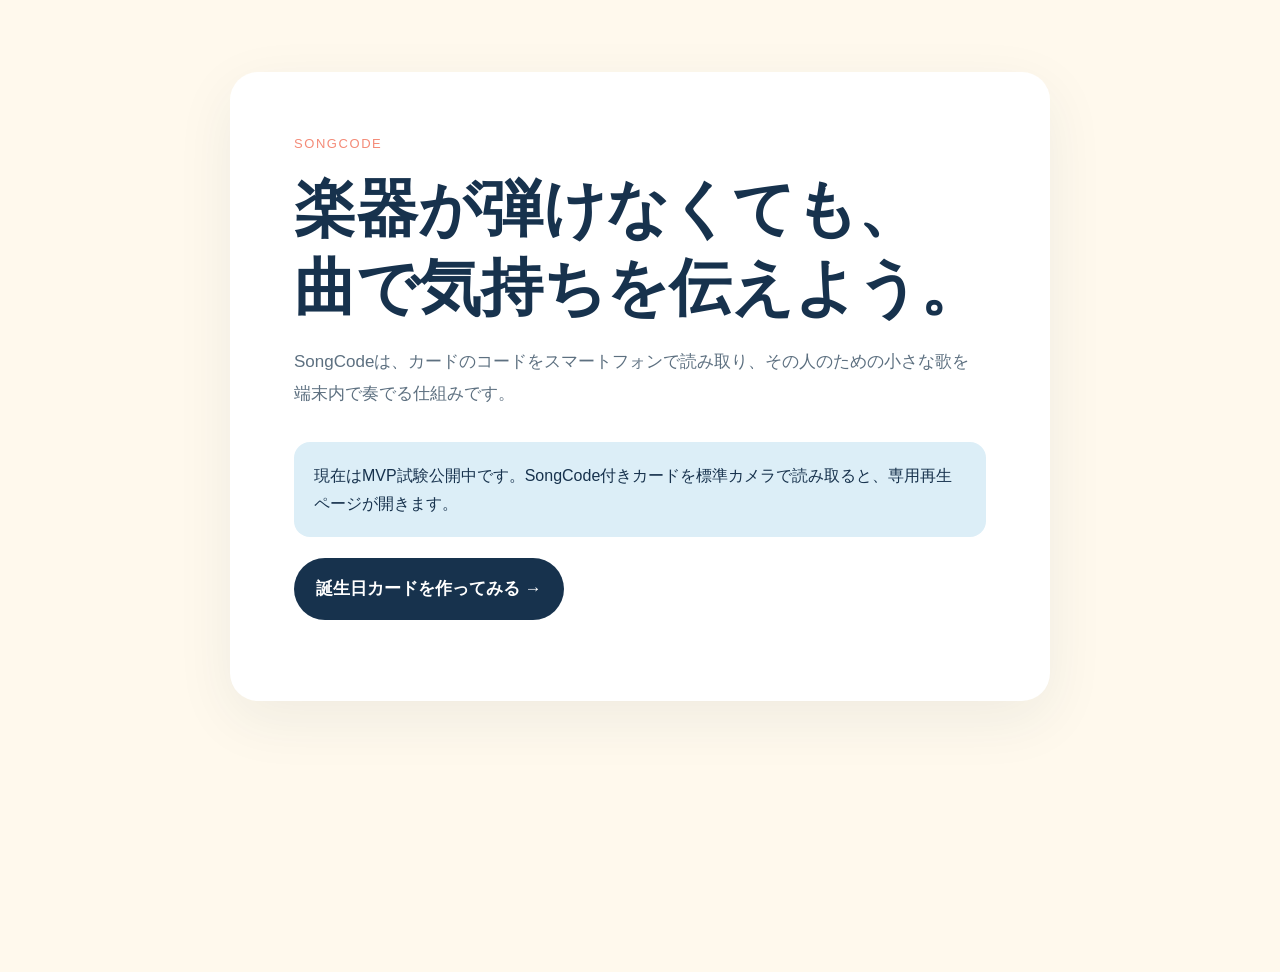
<file: index.html>
<!doctype html>
<html lang="ja"><head><meta charset="utf-8"><meta name="viewport" content="width=device-width,initial-scale=1"><title>SongCode｜曲で気持ちを伝えよう</title><link rel="stylesheet" href="style.css"></head>
<body><main class="home"><div class="eyebrow">SONGCODE</div><h1>楽器が弾けなくても、<br>曲で気持ちを伝えよう。</h1><p>SongCodeは、カードのコードをスマートフォンで読み取り、その人のための小さな歌を端末内で奏でる仕組みです。</p><div class="notice">現在はMVP試験公開中です。SongCode付きカードを標準カメラで読み取ると、専用再生ページが開きます。</div><p><a class="home-link" href="create/">誕生日カードを作ってみる →</a></p></main><script>if('serviceWorker'in navigator)navigator.serviceWorker.register('./sw.js')</script></body></html>
</file>
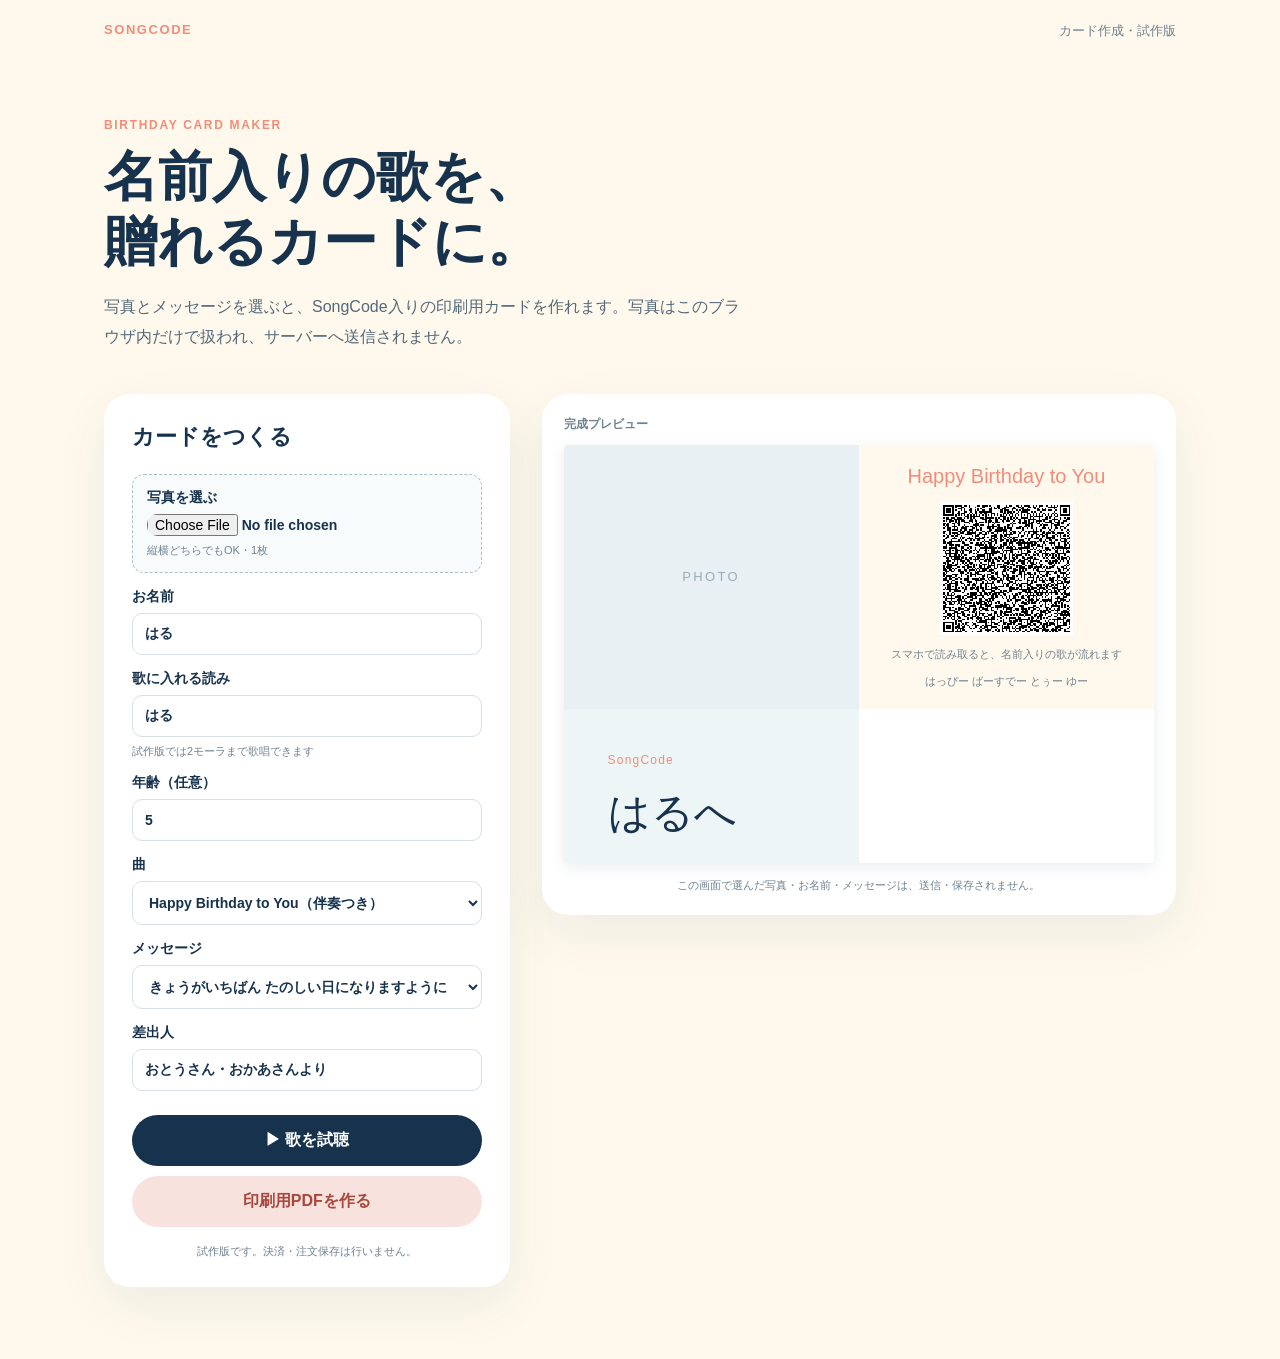
<file: create/index.html>
<!doctype html>
<html lang="ja"><head><meta charset="utf-8"><meta name="viewport" content="width=device-width,initial-scale=1"><title>SongCode カード作成（試作）</title><link rel="stylesheet" href="style.css"></head>
<body><header class="site-header"><a href="../">SONGCODE</a><span>カード作成・試作版</span></header>
<main><section class="intro"><p class="eyebrow">BIRTHDAY CARD MAKER</p><h1>名前入りの歌を、<br>贈れるカードに。</h1><p>写真とメッセージを選ぶと、SongCode入りの印刷用カードを作れます。写真はこのブラウザ内だけで扱われ、サーバーへ送信されません。</p></section>
<div class="layout"><form class="editor"><h2>カードをつくる</h2>
<label class="photo-input"><span>写真を選ぶ</span><input id="photo" type="file" accept="image/*"><small>縦横どちらでもOK・1枚</small></label>
<label>お名前<input id="name" maxlength="8" value="はる"></label><label>歌に入れる読み<input id="reading" maxlength="2" value="はる"><small>試作版では2モーラまで歌唱できます</small></label><label>年齢（任意）<input id="age" inputmode="numeric" maxlength="2" value="5"></label>
<label>曲<select id="song"><option value="birthday">Happy Birthday to You（伴奏つき）</option><option disabled>きらきらバースデー（準備中）</option><option disabled>やさしいおくりもの（準備中）</option></select></label>
<label>メッセージ<select id="message"><option>きょうがいちばん たのしい日になりますように</option><option>えがおいっぱいの一年になりますように</option><option>だいすきだよ。おたんじょうびおめでとう。</option><option>すてきな毎日になりますように</option><option>これからも元気に大きくなってね</option></select></label><label>差出人<input id="from" maxlength="20" value="おとうさん・おかあさんより"></label>
<div class="actions"><button class="primary" type="button" id="listen">▶ 歌を試聴</button><button class="secondary" type="button" id="print">印刷用PDFを作る</button></div><p class="note">試作版です。決済・注文保存は行いません。</p></form>
<section class="preview-wrap"><div class="preview-label">完成プレビュー</div><article class="card-preview"><div class="photo-frame"><img id="photoPreview" alt=""><div id="photoPlaceholder">PHOTO</div></div><div class="copy"><span class="brand">SongCode</span><h2 id="toPreview">はるへ</h2><p id="agePreview">5さいのおたんじょうび、おめでとう。</p><p id="messagePreview">きょうがいちばん たのしい日になりますように</p><p id="fromPreview" class="from">おとうさん・おかあさんより</p></div><div class="song-side"><p class="song-title">Happy Birthday to You</p><img class="qr" id="qrPreview" alt="SongCode QRコード"><p class="scan">スマホで読み取ると、名前入りの歌が流れます</p><p class="song-lyrics">はっぴー ばーすでー とぅー ゆー</p></div></article><p class="privacy">この画面で選んだ写真・お名前・メッセージは、送信・保存されません。</p></section></div></main>
<script src="vendor/qrcode.min.js"></script><script src="app.js"></script></body></html>
</file>
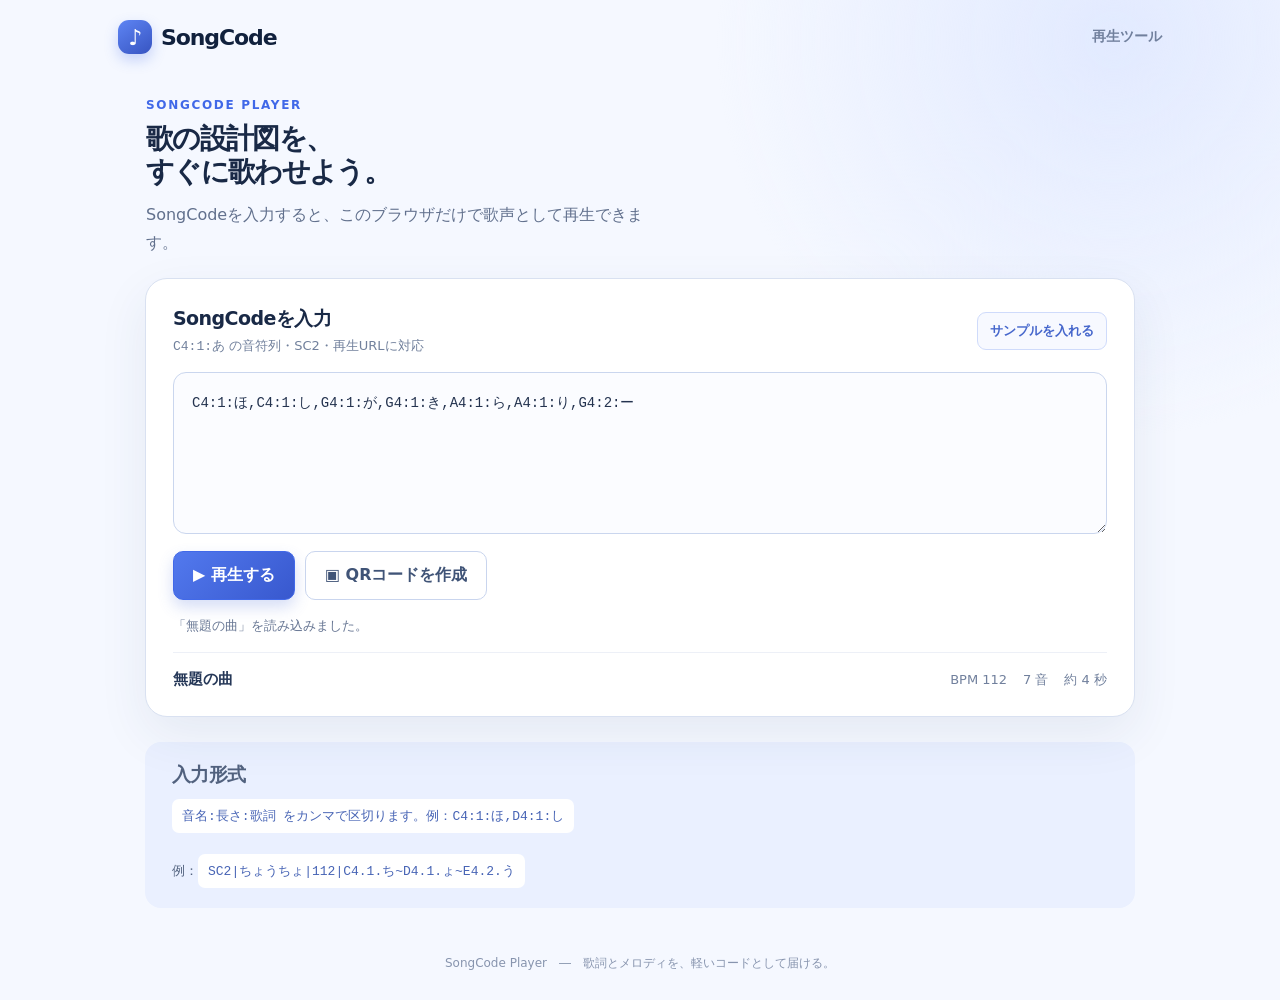
<file: play/index.html>
<!doctype html>
<html lang="ja">
<head>
  <meta charset="utf-8">
  <meta name="viewport" content="width=device-width,initial-scale=1">
  <title>SongCode 再生ツール</title>
  <link rel="stylesheet" href="player.css?v=20260908-engine2">
<style>[hidden]{display:none!important}.hero{min-height:0;margin:20px auto}.hero h1{font-size:28px}.note-orbit{display:none}</style></head>
<body>
  <main>
    <header><a class="brand" href="../"><span>♪</span>SongCode</a><p>再生ツール</p></header>
    <section class="hero"><div><span class="eyebrow">SONGCODE PLAYER</span><h1>歌の設計図を、<br>すぐに歌わせよう。</h1><p>SongCodeを入力すると、このブラウザだけで歌声として再生できます。</p></div><div class="note-orbit" aria-hidden="true">♫</div></section>
    <section class="player">
      <div class="editor-head"><div><h2>SongCodeを入力</h2><p><code>C4:1:あ</code> の音符列・SC2・再生URLに対応</p></div><button id="example" class="example">サンプルを入れる</button></div>
      <textarea id="code" spellcheck="false" aria-label="SongCode入力欄"></textarea>
      <div class="actions"><button id="play" class="play">▶ 再生する</button><button id="make" class="create">▣ QRコードを作成</button></div>
      <div id="status" class="status" aria-live="polite"><span></span>SongCodeを貼り付けて、再生またはQRコード作成を選んでください。</div>
      <div id="songInfo" class="song-info" hidden><strong id="songTitle"></strong><span id="songBpm"></span><span id="songNotes"></span><span id="songDuration"></span></div>
      <div id="qrArea" class="qr-area" hidden><div><img id="qr" alt="SongCode再生用QRコード"><a id="download" download="songcode-qr.png">QRコードを画像で保存</a></div><p>スマホで読み取ると、この曲の再生ページが開きます。</p></div>
    </section>
    <section class="guide"><h2>入力形式</h2><code>音名:長さ:歌詞 をカンマで区切ります。例：C4:1:ほ,D4:1:し</code><p>例：<code>SC2|ちょうちょ|112|C4.1.ち~D4.1.ょ~E4.2.う</code></p></section>
    <footer>SongCode Player　―　歌詞とメロディを、軽いコードとして届ける。</footer>
  </main>
  <script src="../create/vendor/qrcode.min.js"></script>
  <script src="app.js?v=20260908-engine2"></script>
<script>if('serviceWorker' in navigator)navigator.serviceWorker.register('../sw.js').then(r=>r.update()).catch(()=>{});</script></body>
</html>
</file>
<file: style.css>
*{box-sizing:border-box}
body{margin:0;min-height:100vh;font-family:-apple-system,BlinkMacSystemFont,"Hiragino Sans","Yu Gothic",sans-serif;color:#17324d;background:#fff9ed}
main{max-width:820px;margin:auto;padding:clamp(32px,8vw,88px) 24px}
.home,.card{background:#fff;border-radius:28px;box-shadow:0 18px 60px #17324d12}
.home{margin-top:8vh;padding:clamp(30px,7vw,64px)}
.eyebrow{color:#f48b78;font-size:13px;letter-spacing:.12em}
h1{font-size:clamp(34px,7vw,62px);line-height:1.28;margin:18px 0}
p{font-size:17px;line-height:1.9;color:#5d7080}
.notice{margin-top:32px;padding:20px;border-radius:16px;background:#dceef7;line-height:1.7}
.home-link{display:inline-block;margin-top:4px;padding:15px 22px;border-radius:999px;background:#17324d;color:#fff;text-decoration:none;font-weight:700}
.player{max-width:660px}
.card{padding:clamp(26px,7vw,56px);text-align:center;overflow:hidden}
.birthday{color:#f48b78;font-size:clamp(26px,6vw,42px);margin:18px 0 6px}
.meta{color:#71818e;margin-bottom:12px}
.bird-stage{position:relative;width:180px;height:116px;margin:4px auto 2px;color:#17324d}
.bird{width:180px;height:120px;overflow:visible;transform-origin:50% 85%}
.bird-body,.bird-head,.bird-tail,.bird-wing,.bird-beak{fill:currentColor}
.bird-eye{fill:#fff}
.bird-leg{fill:none;stroke:currentColor;stroke-width:4;stroke-linecap:round}
.bird-wing{transform-box:fill-box;transform-origin:85% 45%}
.bird-beak-bottom{transform-box:fill-box;transform-origin:0 0}
.music-note{position:absolute;right:4px;top:28px;color:#f48b78;font-size:26px;font-weight:700;opacity:0}
.note-two{right:-16px;top:8px;font-size:20px}
.bird-stage.is-singing .bird{animation:bird-bob .5s ease-in-out infinite alternate}
.bird-stage.is-singing .bird-wing{animation:wing-flap .34s ease-in-out infinite alternate}
.bird-stage.is-singing .bird-beak-bottom{animation:beak-sing .22s ease-in-out infinite alternate}
.bird-stage.is-singing .music-note{animation:note-float 1.25s ease-out infinite}
.bird-stage.is-singing .note-two{animation-delay:.55s}
.lyrics{display:grid;gap:10px;margin:10px 0 28px;color:#526677}
.lyric-line{display:flex;justify-content:center;flex-wrap:wrap;gap:3px;font-size:clamp(16px,4vw,20px);line-height:1.75}
.lyric-line>span,.lyric-line b span{display:inline-block;padding:0 3px;border-radius:7px;transition:color .12s,background .12s,transform .12s}
.lyric-line b{display:inline-flex}
.lyric-line .active{color:#fff;background:#f48b78;transform:translateY(-2px) scale(1.08);box-shadow:0 5px 14px #f48b7840}
.lyric-line .sung{color:#d36f60}
.controls{display:flex;justify-content:center;align-items:center;gap:10px}
.button,.stop-button{appearance:none;border:0;border-radius:999px;padding:17px 22px;font-size:16px;font-weight:700;cursor:pointer}
.button{background:#17324d;color:#fff;flex:1;max-width:300px}
.stop-button{background:#f6e3df;color:#a5453c;min-width:104px}
.button:disabled,.stop-button:disabled{opacity:.5;cursor:default}
.status{min-height:24px;margin-top:18px;color:#526677}
.error{color:#b64040}
.privacy{margin-top:26px;font-size:12px;color:#84919c}
@keyframes bird-bob{to{transform:translateY(-5px) rotate(-1deg)}}
@keyframes wing-flap{to{transform:rotate(-18deg) translateY(-4px)}}
@keyframes beak-sing{to{transform:rotate(13deg)}}
@keyframes note-float{0%{opacity:0;transform:translate(0,8px) scale(.7)}25%{opacity:1}100%{opacity:0;transform:translate(18px,-42px) scale(1.15)}}
@media(max-width:600px){.home{margin:16px}.player{padding:20px 14px}.card{border-radius:22px}.bird-stage{transform:scale(.88);margin-top:-4px;margin-bottom:-5px}}
@media(prefers-reduced-motion:reduce){.bird-stage.is-singing .bird,.bird-stage.is-singing .bird-wing,.bird-stage.is-singing .bird-beak-bottom,.bird-stage.is-singing .music-note{animation:none}.lyric-line>span,.lyric-line b span{transition:none}}
</file>
<file: create/style.css>
:root{--navy:#17324d;--coral:#f48b78;--paper:#fff9ed;--muted:#6f8190}*{box-sizing:border-box}body{margin:0;background:var(--paper);color:var(--navy);font-family:-apple-system,BlinkMacSystemFont,"Hiragino Sans","Yu Gothic",sans-serif}.site-header{display:flex;justify-content:space-between;max-width:1120px;margin:auto;padding:22px 24px;font-size:13px;color:var(--muted)}.site-header a{font-weight:800;letter-spacing:.12em;color:var(--coral);text-decoration:none}main{max-width:1120px;margin:auto;padding:24px 24px 72px}.eyebrow{color:var(--coral);font-size:12px;letter-spacing:.14em;font-weight:700}.intro{max-width:640px;margin:32px 0 42px}.intro h1{font-size:clamp(32px,5vw,54px);line-height:1.2;margin:12px 0 18px}.intro p:not(.eyebrow){line-height:1.9;color:#536878}.layout{display:grid;grid-template-columns:minmax(290px,.78fr) minmax(440px,1.22fr);gap:32px;align-items:start}.editor,.preview-wrap{background:#fff;border-radius:26px;box-shadow:0 18px 55px #17324d12}.editor{padding:28px}.editor h2{font-size:22px;margin:0 0 22px}.editor label{display:grid;gap:7px;margin:15px 0;font-size:14px;font-weight:700}.editor input,.editor select{width:100%;border:1px solid #d8e0e5;border-radius:10px;padding:12px;font:inherit;color:var(--navy);background:#fff}.editor small{font-size:11px;color:var(--muted);font-weight:400}.photo-input{border:1.5px dashed #aac0cd;border-radius:12px;padding:14px;background:#f8fbfc}.photo-input input{border:0;padding:0;background:transparent}.actions{display:grid;gap:10px;margin-top:24px}.actions button{border:0;border-radius:999px;padding:15px;font:inherit;font-weight:700;cursor:pointer}.primary{background:var(--navy);color:#fff}.secondary{background:#f8e2dd;color:#a8473d}.note{font-size:11px;color:var(--muted);text-align:center;margin:17px 0 0}.preview-wrap{padding:22px}.preview-label{font-size:12px;font-weight:700;color:var(--muted);margin-bottom:12px}.card-preview{aspect-ratio:1.414/1;display:grid;grid-template-columns:1fr 1fr;border-radius:4px;overflow:hidden;box-shadow:0 4px 15px #17324d18;background:#fff}.photo-frame{position:relative;min-height:240px;background:#e8f0f3;overflow:hidden}.photo-frame img{width:100%;height:100%;object-fit:cover;display:none}.photo-frame img.show{display:block}.photo-frame div{position:absolute;inset:0;display:grid;place-items:center;color:#98adb8;font-size:13px;letter-spacing:.18em}.copy{background:#eef5f7;padding:clamp(18px,4vw,44px);display:flex;flex-direction:column;justify-content:center}.brand{font-size:12px;color:var(--coral);letter-spacing:.1em}.copy h2{font-size:clamp(25px,4vw,42px);font-weight:400;margin:18px 0}.copy p{font-size:clamp(12px,1.6vw,16px);line-height:1.85;margin:4px 0}.copy .from{margin-top:auto;text-align:right;color:#71818e}.song-side{grid-column:2;grid-row:1;display:flex;flex-direction:column;align-items:center;justify-content:center;padding:20px;text-align:center;background:#fff9ed}.song-title{margin:0 0 14px;color:var(--coral);font-size:clamp(14px,2vw,20px)}.qr{width:min(52%,180px);image-rendering:pixelated}.scan{font-size:11px;color:#71818e;line-height:1.5;margin:11px 0}.song-lyrics{font-size:11px;color:#71818e;margin:0}.privacy{font-size:11px;color:var(--muted);text-align:center;margin:15px 0 0}@media(max-width:760px){.layout{grid-template-columns:1fr}.song-side{grid-column:1/3;grid-row:2;min-height:230px}.site-header{padding:18px}.intro{margin:20px 0 30px}}@media print{body{background:#fff}.site-header,.intro,.editor,.preview-label,.privacy{display:none}main{padding:0}.layout{display:block}.preview-wrap{box-shadow:none;padding:0}.card-preview{width:297mm;height:210mm;aspect-ratio:auto;box-shadow:none}}
</file>
<file: play/player.css>
:root{--navy:#11213d;--ink:#192946;--blue:#4068e8;--paper:#f5f8ff;--line:#d9e1f1;--pink:#e75d76}*{box-sizing:border-box}html,body{margin:0;min-width:320px;background:var(--paper);color:var(--ink);font-family:"Hiragino Sans","Yu Gothic",system-ui,sans-serif}button,input,textarea{font:inherit}button{cursor:pointer}main{min-height:100vh;background:radial-gradient(circle at 87% 4%,#e2eaff 0,transparent 27%),var(--paper)}header{height:74px;max-width:1100px;margin:auto;display:flex;align-items:center;justify-content:space-between;padding:0 28px}.brand{display:flex;align-items:center;gap:9px;color:var(--navy);text-decoration:none;font-size:22px;font-weight:850;letter-spacing:-.05em}.brand span{display:grid;place-items:center;width:34px;height:34px;color:#fff;background:linear-gradient(145deg,#5e85f4,#3754c1);border-radius:11px;box-shadow:0 6px 14px #4068e844}header p{font-size:14px;font-weight:700;color:#71809d}.hero{max-width:1044px;margin:38px auto 32px;padding:0 28px;display:flex;align-items:center;justify-content:space-between;min-height:218px}.eyebrow{color:var(--blue);font-size:12px;font-weight:800;letter-spacing:.14em}.hero h1{margin:9px 0 12px;font-size:clamp(31px,5vw,54px);line-height:1.19;letter-spacing:-.06em}.hero p{max-width:520px;margin:0;color:#61708d;font-size:16px;line-height:1.8}.note-orbit{display:grid;place-items:center;flex:none;width:145px;height:145px;border:1px solid #c8d5fc;border-radius:50%;color:#5278e9;font-size:66px;transform:rotate(-12deg);box-shadow:inset 0 0 0 16px #edf2ff,0 18px 35px #526ea51c}.player{position:relative;max-width:990px;margin:auto;background:#fff;border:1px solid var(--line);border-radius:22px;padding:27px;box-shadow:0 18px 50px #243b6b14}.editor-head{display:flex;align-items:center;justify-content:space-between;gap:15px;margin-bottom:17px}.editor-head h2,.guide h2{margin:0;font-size:19px;letter-spacing:-.03em}.editor-head p{margin:5px 0 0;color:#71809c;font-size:13px}.example{border:1px solid #cfdbfb;background:#f7f9ff;color:#4667cc;border-radius:9px;padding:9px 12px;font-size:13px;font-weight:700}.example:hover{background:#edf2ff}textarea{display:block;width:100%;min-height:162px;padding:18px;border:1px solid #cad6ee;border-radius:13px;resize:vertical;background:#fbfcff;color:#24334f;font-family:ui-monospace,SFMono-Regular,Menlo,monospace;font-size:14px;line-height:1.75;outline:none}textarea:focus{border-color:#7594ef;box-shadow:0 0 0 4px #5278e919}.actions{display:flex;gap:10px;margin-top:17px}.actions button{border-radius:10px;padding:13px 19px;font-weight:800}.play{border:1px solid #4169e9;background:linear-gradient(135deg,#5279ee,#3858ce);color:#fff;box-shadow:0 7px 15px #4a6cd83b}.create{border:1px solid #c9d5ee;background:#fff;color:#405477}.create:hover{background:#f4f7fe}.status{display:flex;align-items:center;gap:8px;margin-top:17px;color:#687794;font-size:13px}.status span{width:8px;height:8px;border-radius:50%;background:#58bf92}.status.error span{background:var(--pink)}.song-info{display:flex;align-items:center;gap:16px;flex-wrap:wrap;margin-top:17px;padding-top:17px;border-top:1px solid #edf0f7;color:#71809d;font-size:13px}.song-info strong{color:#263858;font-size:15px;margin-right:auto}.qr-area{display:flex;align-items:center;gap:22px;margin-top:20px;padding:20px;border-radius:13px;background:#f4f7ff}.qr-area img{display:block;width:160px;height:160px;background:#fff}.qr-area a{display:block;margin-top:9px;text-align:center;color:#4265c9;font-size:13px;font-weight:700}.qr-area p{max-width:270px;color:#596a89;line-height:1.7;font-size:14px}.guide{max-width:990px;margin:25px auto 0;padding:20px 27px;border-radius:16px;background:#eaf0ff;color:#52627f}.guide code{display:inline-block;margin-top:11px;padding:8px 10px;border-radius:7px;background:#fff;color:#4764b5;font-family:ui-monospace,SFMono-Regular,Menlo,monospace;font-size:13px}.guide p{margin:10px 0 0;font-size:13px}footer{padding:47px 25px 28px;text-align:center;color:#8794ae;font-size:12px}@media(max-width:650px){header{height:62px;padding:0 20px}.hero{margin:28px auto 20px;padding:0 22px;min-height:0}.hero h1{font-size:34px}.hero p{font-size:14px}.note-orbit{display:none}.player{margin:0 12px;border-radius:16px;padding:18px}.editor-head{align-items:flex-start}.editor-head p{line-height:1.5}.example{padding:8px;white-space:nowrap;font-size:12px}textarea{min-height:210px;padding:13px;font-size:12px}.actions{display:grid;grid-template-columns:1fr}.actions button{width:100%}.song-info strong{width:100%;margin-right:0}.qr-area{align-items:flex-start;flex-direction:column}.guide{margin:20px 12px 0;padding:18px}.guide code{font-size:11px;line-height:1.6;overflow-wrap:anywhere}footer{padding-top:35px}}
</file>
